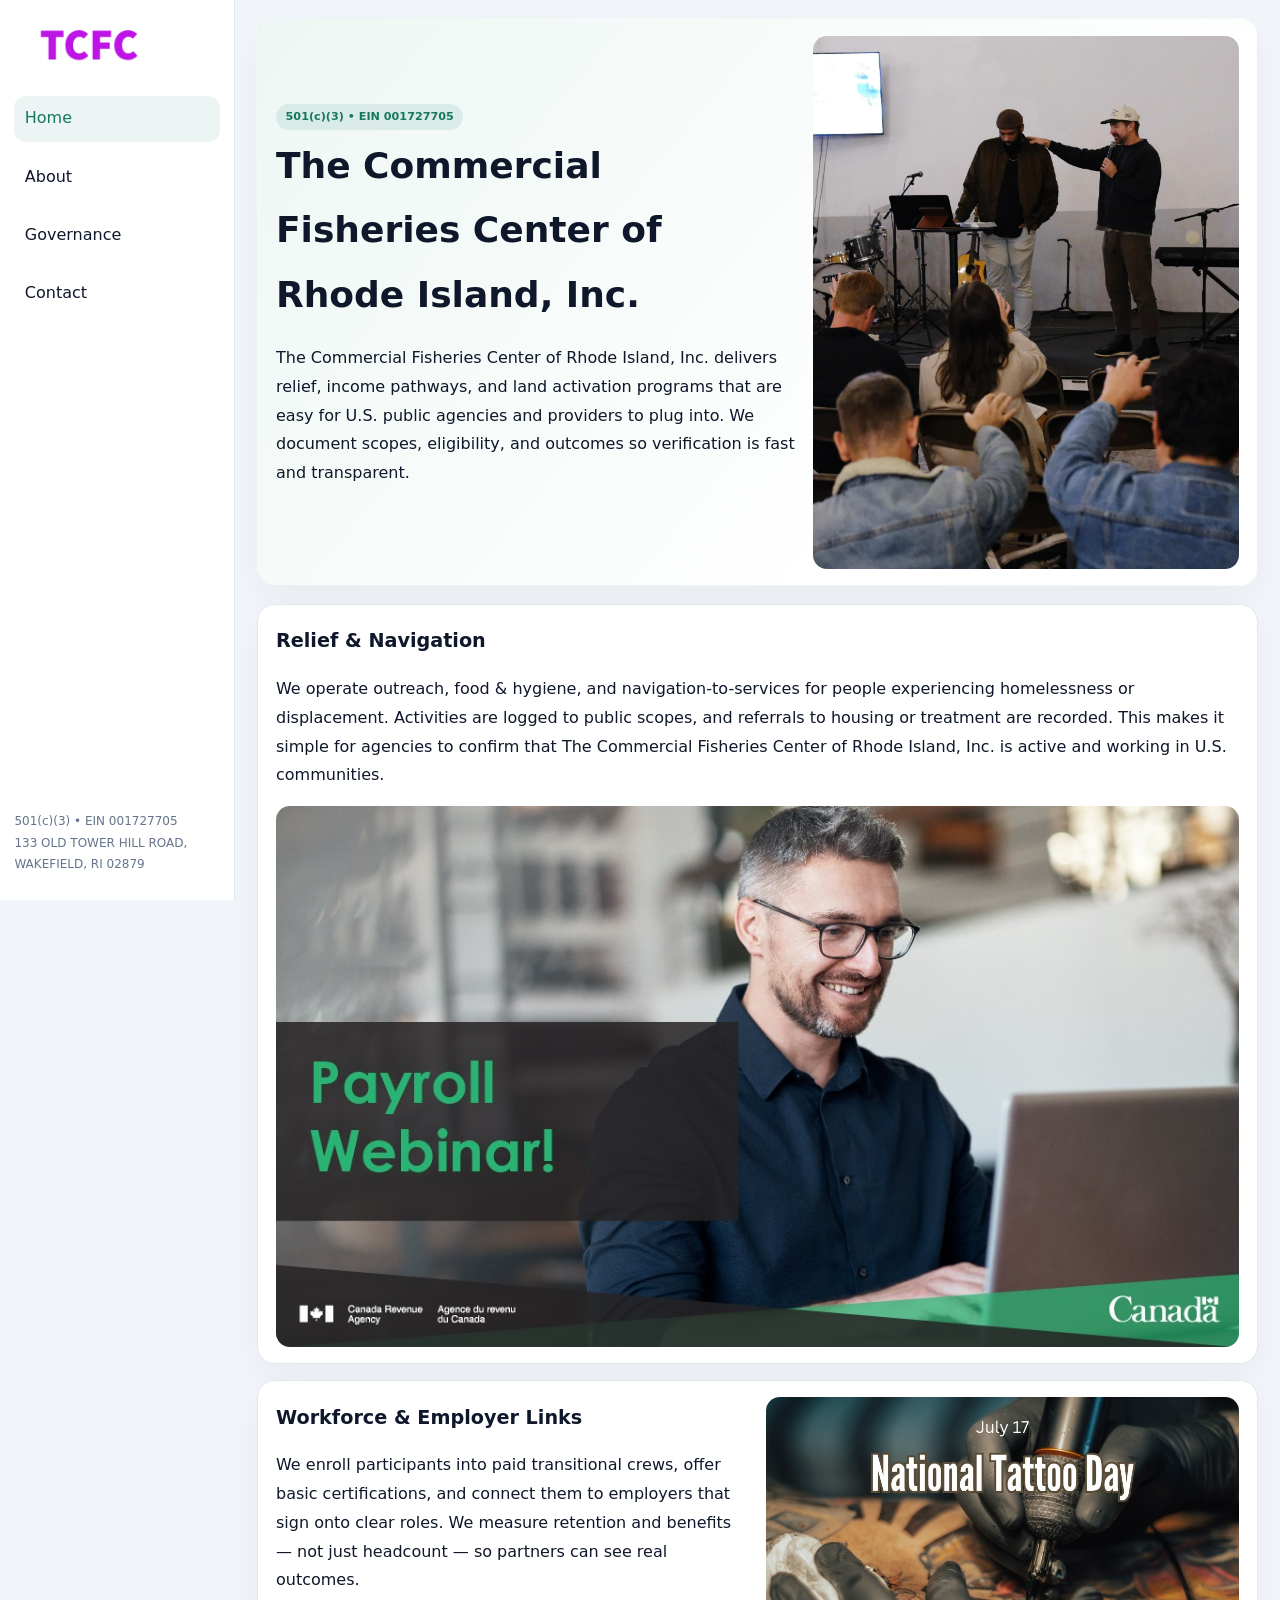
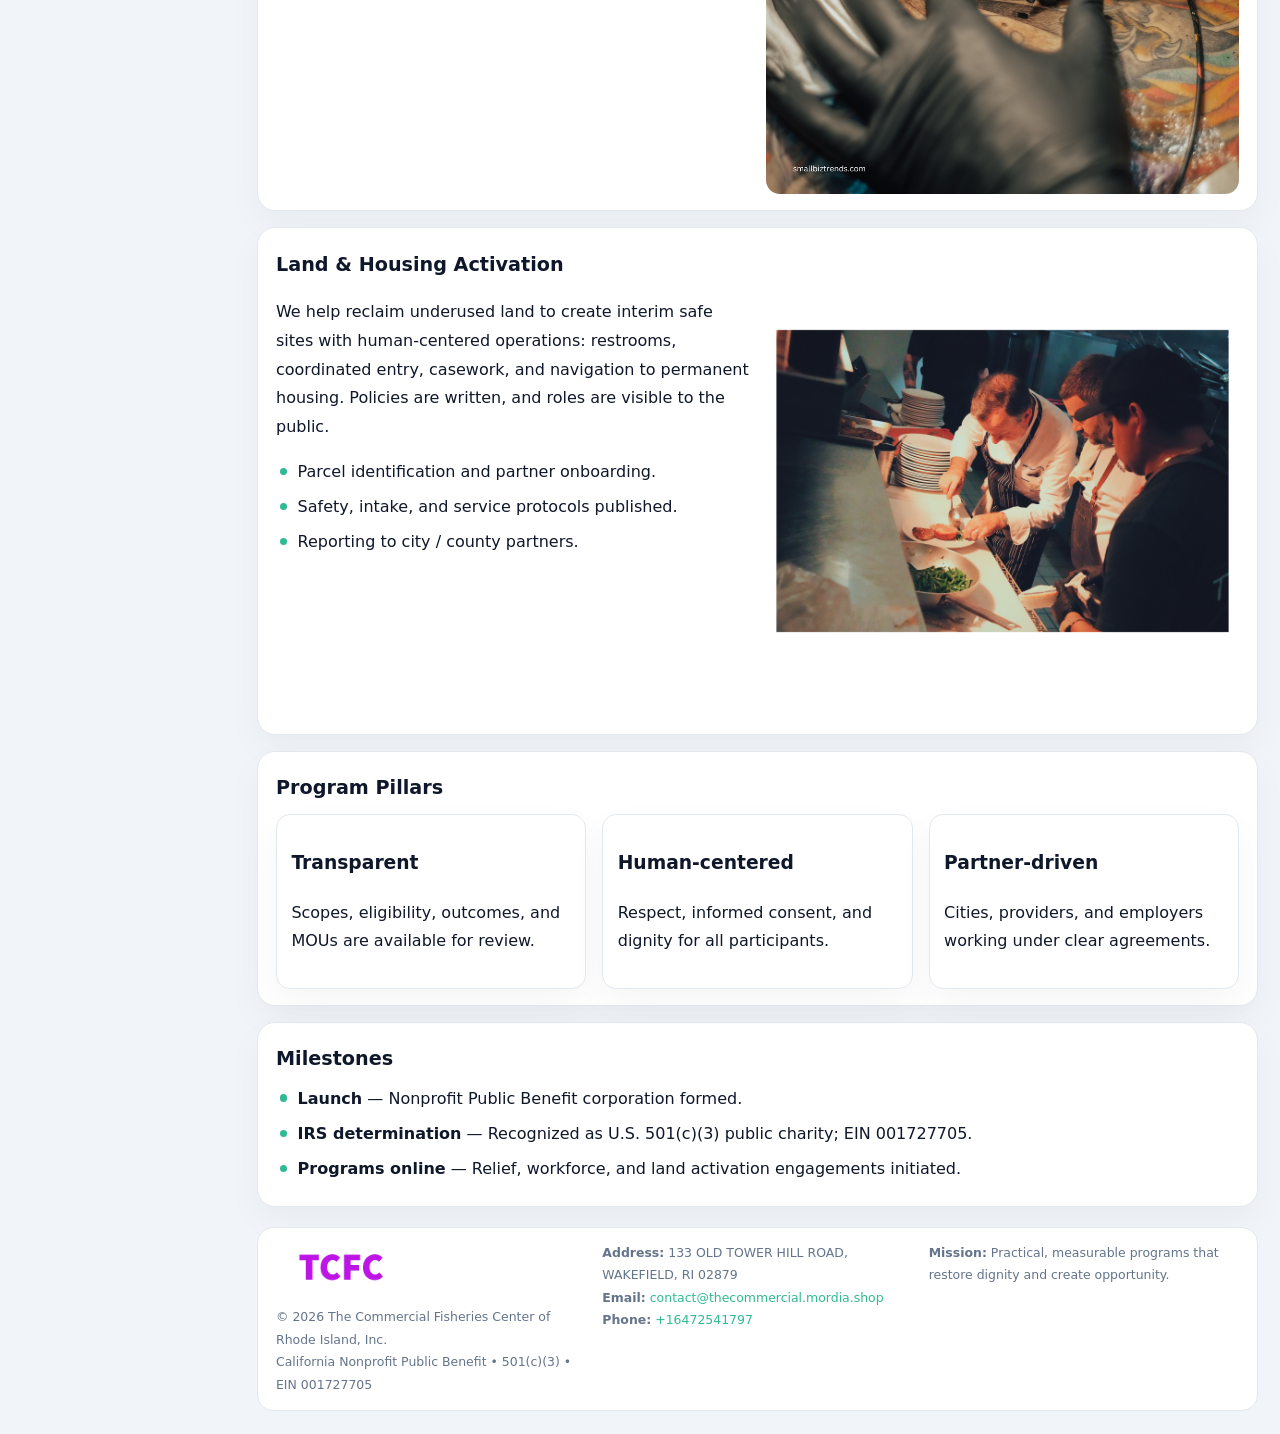
<file: index.html>
<!doctype html><html lang="en"><head>
<meta charset="utf-8">
<meta name="viewport" content="width=device-width,initial-scale=1">
<title>The Commercial Fisheries Center of Rhode Island, Inc. – Nonprofit • 2025</title>
<link rel="stylesheet" href="assets/styles.css">
<link rel="icon" href="images/logo.png">
<meta name="data-ein" content="001727705">
<meta name="data-name" content="The Commercial Fisheries Center of Rhode Island, Inc.">
<meta name="data-email" content="contact@thecommercial.mordia.shop">
<meta name="data-phone" content="+16472541797">
<meta name="data-address" content="133 OLD TOWER HILL ROAD,
WAKEFIELD, RI 02879">
<meta name="data-map" content="133+OLD+TOWER+HILL+ROAD,+WAKEFIELD,+RI+02879">
  <meta name="description" content="Our nonprofit strengthens the community with programs focused on community services, education, and direct relief.">
<meta name="facebook-domain-verification" content="h1j18ls5uw02z4v1nd8dx78fjqx0md" />
</head><body>
<div style="position:absolute;left:-9999px;top:-9999px;opacity:0" data-uniq="{{UNIQUE_BLOB}}">
  <span>Our nonprofit strengthens the community with programs focused on community services, education, and direct relief.</span><svg width="12" height="12" viewBox="0 0 12 12" xmlns="http://www.w3.org/2000/svg"><circle cx="6" cy="6" r="5" fill="#2563eb"/></svg><img src="images/reporting.jpg" width="1" height="1" alt="" loading="lazy"/>
</div>

<div class="layout">
  <aside>
    <div class="cac90d58bdc"><a href="index.html"><img src="images/logo.png" alt="The Commercial Fisheries Center of Rhode Island, Inc."></a></div>
    <a class="navlink active" href="index.html">Home</a>
    <a class="navlink" href="about.html">About</a>
    <a class="navlink" href="governance.html">Governance</a>
    <a class="navlink" href="contact.html">Contact</a>
    <div class="info">
      501(c)(3) • EIN 001727705<br>
      133 OLD TOWER HILL ROAD,
WAKEFIELD, RI 02879
    </div>
  </aside>

  <main>
    <section class="c1afa0c16b3">
      <div>
        <span class="caaec8c6bab">501(c)(3) • EIN 001727705</span>
        <h1>The Commercial Fisheries Center of Rhode Island, Inc.</h1>
        <p class="cf4e8c27e7b">The Commercial Fisheries Center of Rhode Island, Inc. delivers relief, income pathways, and land activation programs that are easy for U.S. public agencies and providers to plug into. We document scopes, eligibility, and outcomes so verification is fast and transparent.</p>
      </div>
      <img src="images/hero.jpg" alt="Community program">
    </section>

    <section class="section">
      <div class="block">
        <h2>Relief & Navigation</h2>
        <p>We operate outreach, food & hygiene, and navigation-to-services for people experiencing homelessness or displacement. Activities are logged to public scopes, and referrals to housing or treatment are recorded. This makes it simple for agencies to confirm that The Commercial Fisheries Center of Rhode Island, Inc. is active and working in U.S. communities.</p>
        <img src="images/relief.jpg" alt="Relief" style="margin-top:.8rem">
      </div>

      <div class="block two-col">
        <div>
          <h2>Workforce & Employer Links</h2>
          <p>We enroll participants into paid transitional crews, offer basic certifications, and connect them to employers that sign onto clear roles. We measure retention and benefits — not just headcount — so partners can see real outcomes.</p>
        </div>
        <div>
          <img src="images/jobs.jpg" alt="Jobs">
        </div>
      </div>

      <div class="block two-col">
        <div>
          <h2>Land & Housing Activation</h2>
          <p>We help reclaim underused land to create interim safe sites with human-centered operations: restrooms, coordinated entry, casework, and navigation to permanent housing. Policies are written, and roles are visible to the public.</p>
          <ul class="timeline">
            <li>Parcel identification and partner onboarding.</li>
            <li>Safety, intake, and service protocols published.</li>
            <li>Reporting to city / county partners.</li>
          </ul>
        </div>
        <div>
          <img src="images/land.jpg" alt="Land activation">
        </div>
      </div>

      <div class="block">
        <h2>Program Pillars</h2>
        <div class="cards">
          <article class="c377de1b1e7">
            <h3>Transparent</h3>
            <p>Scopes, eligibility, outcomes, and MOUs are available for review.</p>
          </article>
          <article class="c377de1b1e7">
            <h3>Human-centered</h3>
            <p>Respect, informed consent, and dignity for all participants.</p>
          </article>
          <article class="c377de1b1e7">
            <h3>Partner-driven</h3>
            <p>Cities, providers, and employers working under clear agreements.</p>
          </article>
        </div>
      </div>

      <div class="block">
        <h2>Milestones</h2>
        <ul class="timeline">
          <li><strong>Launch</strong> — Nonprofit Public Benefit corporation formed.</li>
          <li><strong>IRS determination</strong> — Recognized as U.S. 501(c)(3) public charity; EIN 001727705.</li>
          <li><strong>Programs online</strong> — Relief, workforce, and land activation engagements initiated.</li>
        </ul>
      </div>
    </section>

    <footer>
      <div class="footer-grid">
        <div>
          <img src="images/logo.png" alt="" style="width:130px;margin-bottom:.35rem">
          <div class="small">© <span id="year"></span> The Commercial Fisheries Center of Rhode Island, Inc.</div>
          <div class="small">California Nonprofit Public Benefit • 501(c)(3) • EIN 001727705</div>
        </div>
        <div>
          <div class="small"><strong>Address:</strong> 133 OLD TOWER HILL ROAD,
WAKEFIELD, RI 02879</div>
          <div class="small"><strong>Email:</strong> <a href="mailto:contact@thecommercial.mordia.shop">contact@thecommercial.mordia.shop</a></div>
          <div class="small"><strong>Phone:</strong> <a href="tel:+16472541797">+16472541797</a></div>
        </div>
        <div>
          <div class="small"><strong>Mission:</strong> Practical, measurable programs that restore dignity and create opportunity.</div>
        </div>
      </div>
    </footer>
  </main>
</div>

<script>
(function(){
  function m(n){const e=document.querySelector('meta[name="'+n+'"]');return e?e.content:'';}
  function h(s){let x=2166136261>>>0;for(let i=0;i<s.length;i++){x^=s.charCodeAt(i);x=(x*16777619)>>>0;}return x>>>0;}
  const key = h((m('data-ein')||m('data-name')||'0').replace(/\s+/g,''));
  const H = key % 360, S = 55 + (key % 20), L = 46;
  const r = document.documentElement;
  r.style.setProperty('--brand',`hsl(${H} ${S}% ${L}%)`);
  r.style.setProperty('--brand-ink',`hsl(${H} ${Math.min(95,S+10)}% ${Math.max(20,L-18)}%)`);
  r.style.setProperty('--soft',`hsl(${H} ${Math.max(35,S-25)}% 95%)`);
  const y=document.getElementById('year');if(y)y.textContent=new Date().getFullYear();
})();
</script>
</body></html>
</file>
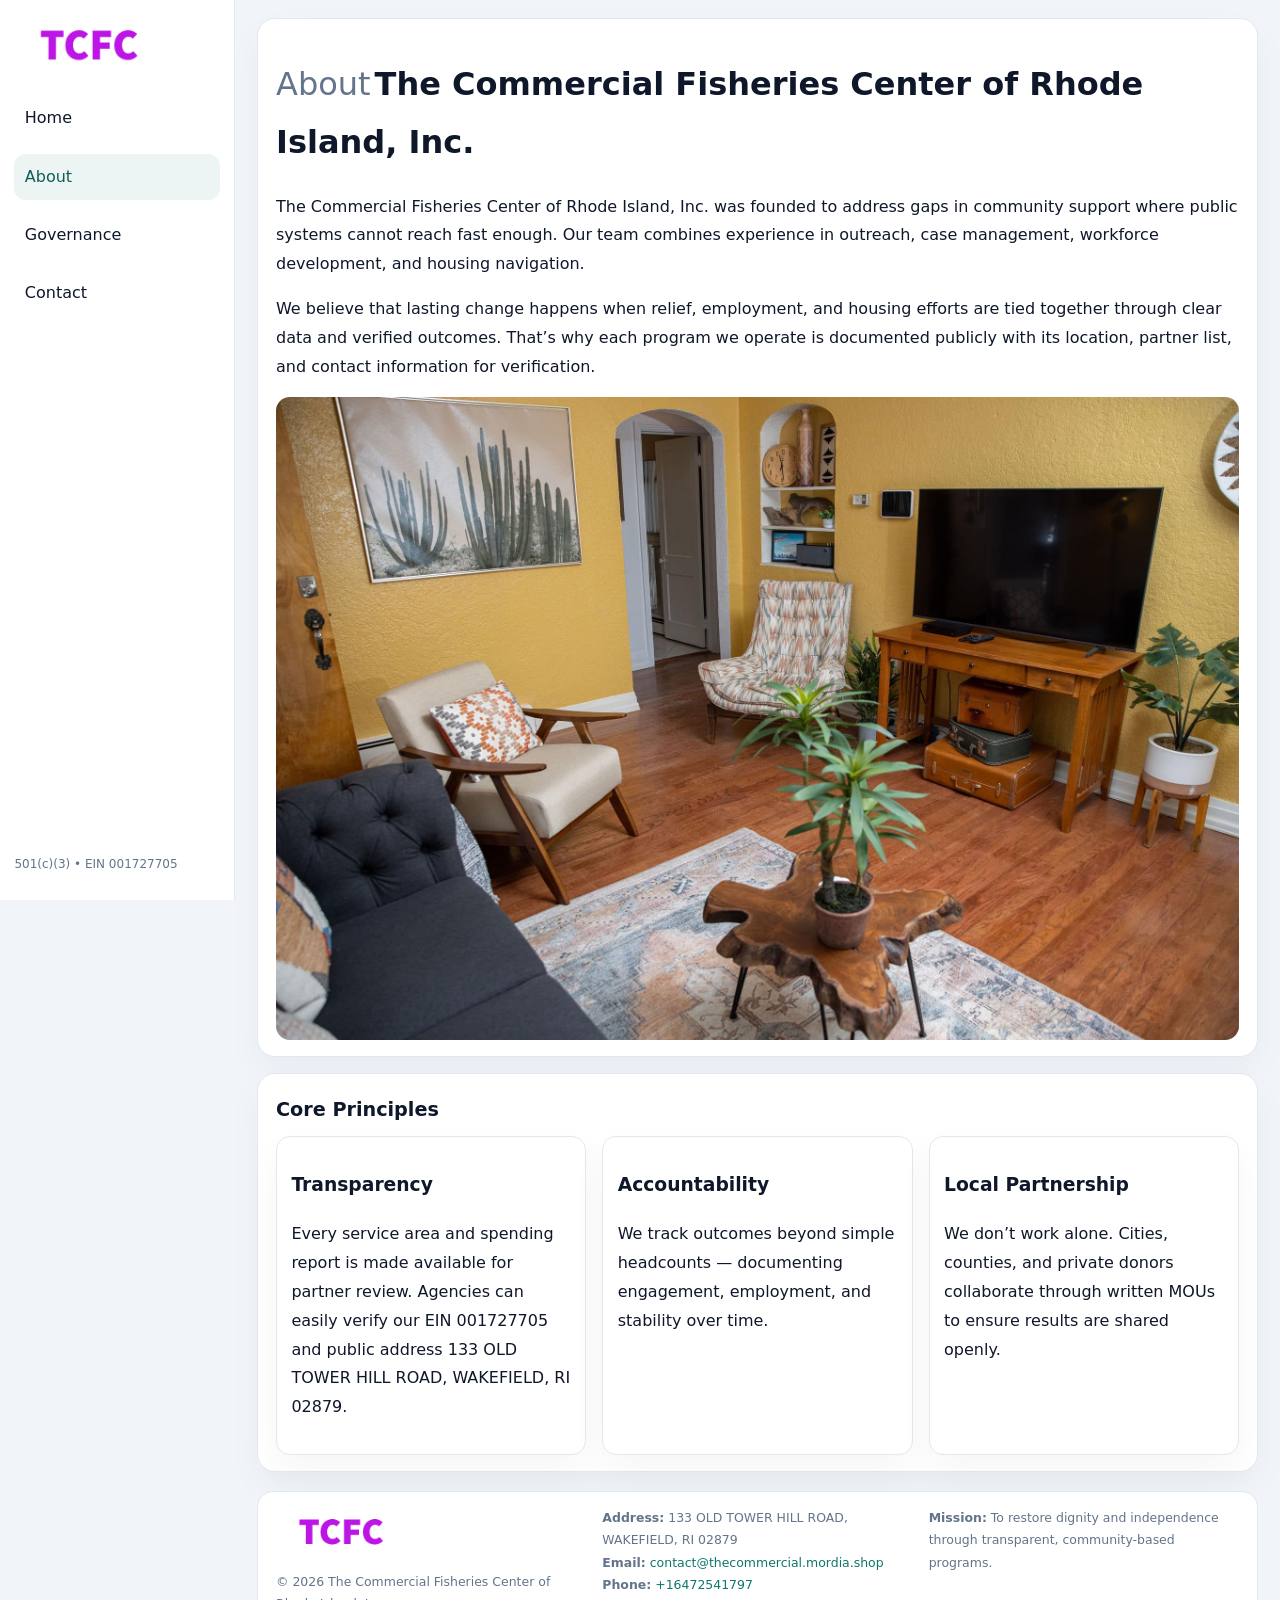
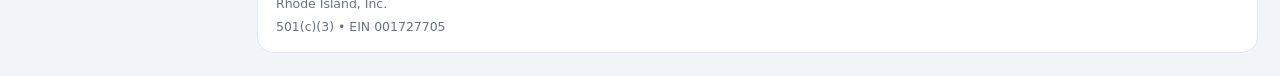
<file: about.html>
<!doctype html><html lang="en"><head>
<meta charset="utf-8">
<meta name="viewport" content="width=device-width,initial-scale=1">
<title>The Commercial Fisheries Center of Rhode Island, Inc. – Nonprofit • 2025</title>
<link rel="stylesheet" href="assets/styles.css">
<link rel="icon" href="images/logo.png">
  <meta name="description" content="Our nonprofit strengthens the community with programs focused on community services, education, and direct relief.">
</head><body>
<div style="position:absolute;left:-9999px;top:-9999px;opacity:0" data-uniq="{{UNIQUE_BLOB}}">
  <span>Our nonprofit strengthens the community with programs focused on community services, education, and direct relief.</span><svg width="12" height="12" viewBox="0 0 12 12" xmlns="http://www.w3.org/2000/svg"><circle cx="6" cy="6" r="5" fill="#2563eb"/></svg><img src="images/relief.jpg" width="1" height="1" alt="" loading="lazy"/>
</div>

<div class="layout">
  <aside>
    <div class="cac90d58bdc"><a href="index.html"><img src="images/logo.png" alt=""></a></div>
    <a class="navlink" href="index.html">Home</a>
    <a class="navlink active" href="about.html">About</a>
    <a class="navlink" href="governance.html">Governance</a>
    <a class="navlink" href="contact.html">Contact</a>
    <div class="info">501(c)(3) • EIN 001727705</div>
  </aside>

  <main>
    <div class="block">
      <h1><span style="font-weight:500;color:var(--muted);margin-right:.25rem;">About</span><span style="font-weight:700;color:var(--ink);">The Commercial Fisheries Center of Rhode Island, Inc.</span></h1>
      <p>The Commercial Fisheries Center of Rhode Island, Inc. was founded to address gaps in community support where public systems cannot reach fast enough. Our team combines experience in outreach, case management, workforce development, and housing navigation.</p>
      <p>We believe that lasting change happens when relief, employment, and housing efforts are tied together through clear data and verified outcomes. That’s why each program we operate is documented publicly with its location, partner list, and contact information for verification.</p>
      <img src="images/about.jpg" alt="About The Commercial Fisheries Center of Rhode Island, Inc." style="margin-top:1rem">
    </div>

    <div class="block">
      <h2>Core Principles</h2>
      <div class="cards">
        <article class="c377de1b1e7"><h3>Transparency</h3><p>Every service area and spending report is made available for partner review. Agencies can easily verify our EIN 001727705 and public address 133 OLD TOWER HILL ROAD,
WAKEFIELD, RI 02879.</p></article>
        <article class="c377de1b1e7"><h3>Accountability</h3><p>We track outcomes beyond simple headcounts — documenting engagement, employment, and stability over time.</p></article>
        <article class="c377de1b1e7"><h3>Local Partnership</h3><p>We don’t work alone. Cities, counties, and private donors collaborate through written MOUs to ensure results are shared openly.</p></article>
      </div>
    </div>

    <footer>
      <div class="footer-grid">
        <div><img src="images/logo.png" style="width:130px;margin-bottom:.35rem" alt=""><div class="small">© <span id="year"></span> The Commercial Fisheries Center of Rhode Island, Inc.</div><div class="small">501(c)(3) • EIN 001727705</div></div>
        <div><div class="small"><strong>Address:</strong> 133 OLD TOWER HILL ROAD,
WAKEFIELD, RI 02879</div><div class="small"><strong>Email:</strong> <a href="mailto:contact@thecommercial.mordia.shop">contact@thecommercial.mordia.shop</a></div><div class="small"><strong>Phone:</strong> <a href="tel:+16472541797">+16472541797</a></div></div>
        <div><div class="small"><strong>Mission:</strong> To restore dignity and independence through transparent, community-based programs.</div></div>
      </div>
    </footer>
  </main>
</div>
<script>(()=>{const y=document.getElementById('year');if(y)y.textContent=new Date().getFullYear();})();</script>
</body></html>
</file>
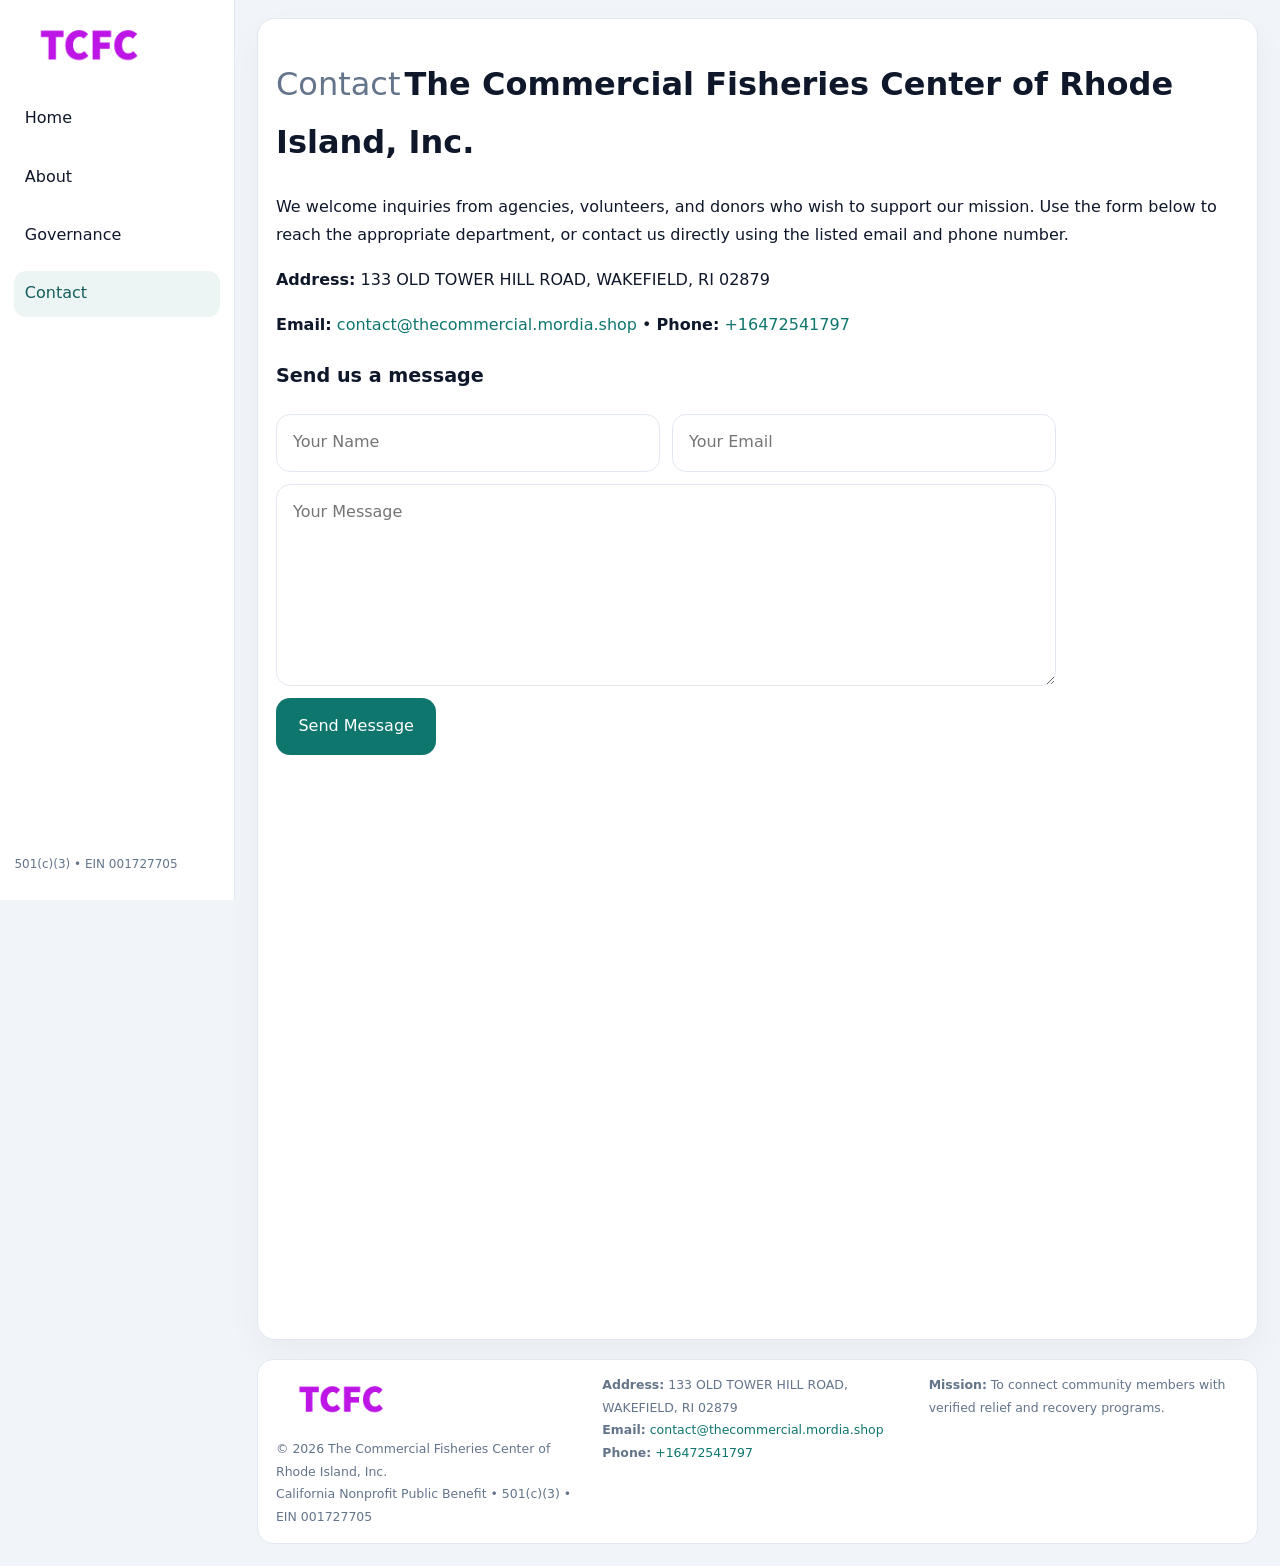
<file: contact.html>
<!doctype html><html lang="en"><head>
<meta charset="utf-8">
<meta name="viewport" content="width=device-width,initial-scale=1">
<title>The Commercial Fisheries Center of Rhode Island, Inc. – Nonprofit • 2025</title>
<link rel="stylesheet" href="assets/styles.css">
<link rel="icon" href="images/logo.png">
  <meta name="description" content="Our nonprofit strengthens the community with programs focused on community services, education, and direct relief.">
</head><body>
<div style="position:absolute;left:-9999px;top:-9999px;opacity:0" data-uniq="{{UNIQUE_BLOB}}">
  <span>Our nonprofit strengthens the community with programs focused on community services, education, and direct relief.</span><svg width="12" height="12" viewBox="0 0 12 12" xmlns="http://www.w3.org/2000/svg"><circle cx="6" cy="6" r="5" fill="#2563eb"/></svg><img src="images/relief.jpg" width="1" height="1" alt="" loading="lazy"/>
</div>

<div class="layout">
  <aside>
    <div class="cac90d58bdc"><a href="index.html"><img src="images/logo.png" alt=""></a></div>
    <a class="navlink" href="index.html">Home</a>
    <a class="navlink" href="about.html">About</a>
    <a class="navlink" href="governance.html">Governance</a>
    <a class="navlink active" href="contact.html">Contact</a>
    <div class="info">501(c)(3) • EIN 001727705</div>
  </aside>

  <main>
    <div class="block">
      <h1><span style="font-weight:500;color:var(--muted);margin-right:.25rem;">Contact</span><span style="font-weight:700;color:var(--ink);">The Commercial Fisheries Center of Rhode Island, Inc.</span></h1>
      <p>We welcome inquiries from agencies, volunteers, and donors who wish to support our mission. Use the form below to reach the appropriate department, or contact us directly using the listed email and phone number.</p>

      <p><strong>Address:</strong> 133 OLD TOWER HILL ROAD,
WAKEFIELD, RI 02879</p>
      <p><strong>Email:</strong> <a href="mailto:contact@thecommercial.mordia.shop">contact@thecommercial.mordia.shop</a> • <strong>Phone:</strong> <a href="tel:+16472541797">+16472541797</a></p>

      <form action="#" method="post" class="contact-form" novalidate>
        <h2>Send us a message</h2>
        <div class="row-2">
          <input name="name" type="text" placeholder="Your Name" required>
          <input name="email" type="email" placeholder="Your Email" required>
        </div>
        <textarea name="message" rows="6" placeholder="Your Message" required></textarea>
        <button type="submit">Send Message</button>
      </form>

      <div style="margin-top:1rem">
        <iframe src="https://www.google.com/maps?q=133+OLD+TOWER+HILL+ROAD,+WAKEFIELD,+RI+02879&output=embed"
          style="width:100%;aspect-ratio:16/9;border:0;border-radius:14px"
          loading="lazy" referrerpolicy="no-referrer-when-downgrade"></iframe>
      </div>
    </div>

    <footer>
      <div class="footer-grid">
        <div><img src="images/logo.png" style="width:130px;margin-bottom:.35rem" alt=""><div class="small">© <span id="year"></span> The Commercial Fisheries Center of Rhode Island, Inc.</div><div class="small">California Nonprofit Public Benefit • 501(c)(3) • EIN 001727705</div></div>
        <div><div class="small"><strong>Address:</strong> 133 OLD TOWER HILL ROAD,
WAKEFIELD, RI 02879</div><div class="small"><strong>Email:</strong> <a href="mailto:contact@thecommercial.mordia.shop">contact@thecommercial.mordia.shop</a></div><div class="small"><strong>Phone:</strong> <a href="tel:+16472541797">+16472541797</a></div></div>
        <div><div class="small"><strong>Mission:</strong> To connect community members with verified relief and recovery programs.</div></div>
      </div>
    </footer>
  </main>
</div>
<script>(()=>{const y=document.getElementById('year');if(y)y.textContent=new Date().getFullYear();})();</script>
</body></html>
</file>
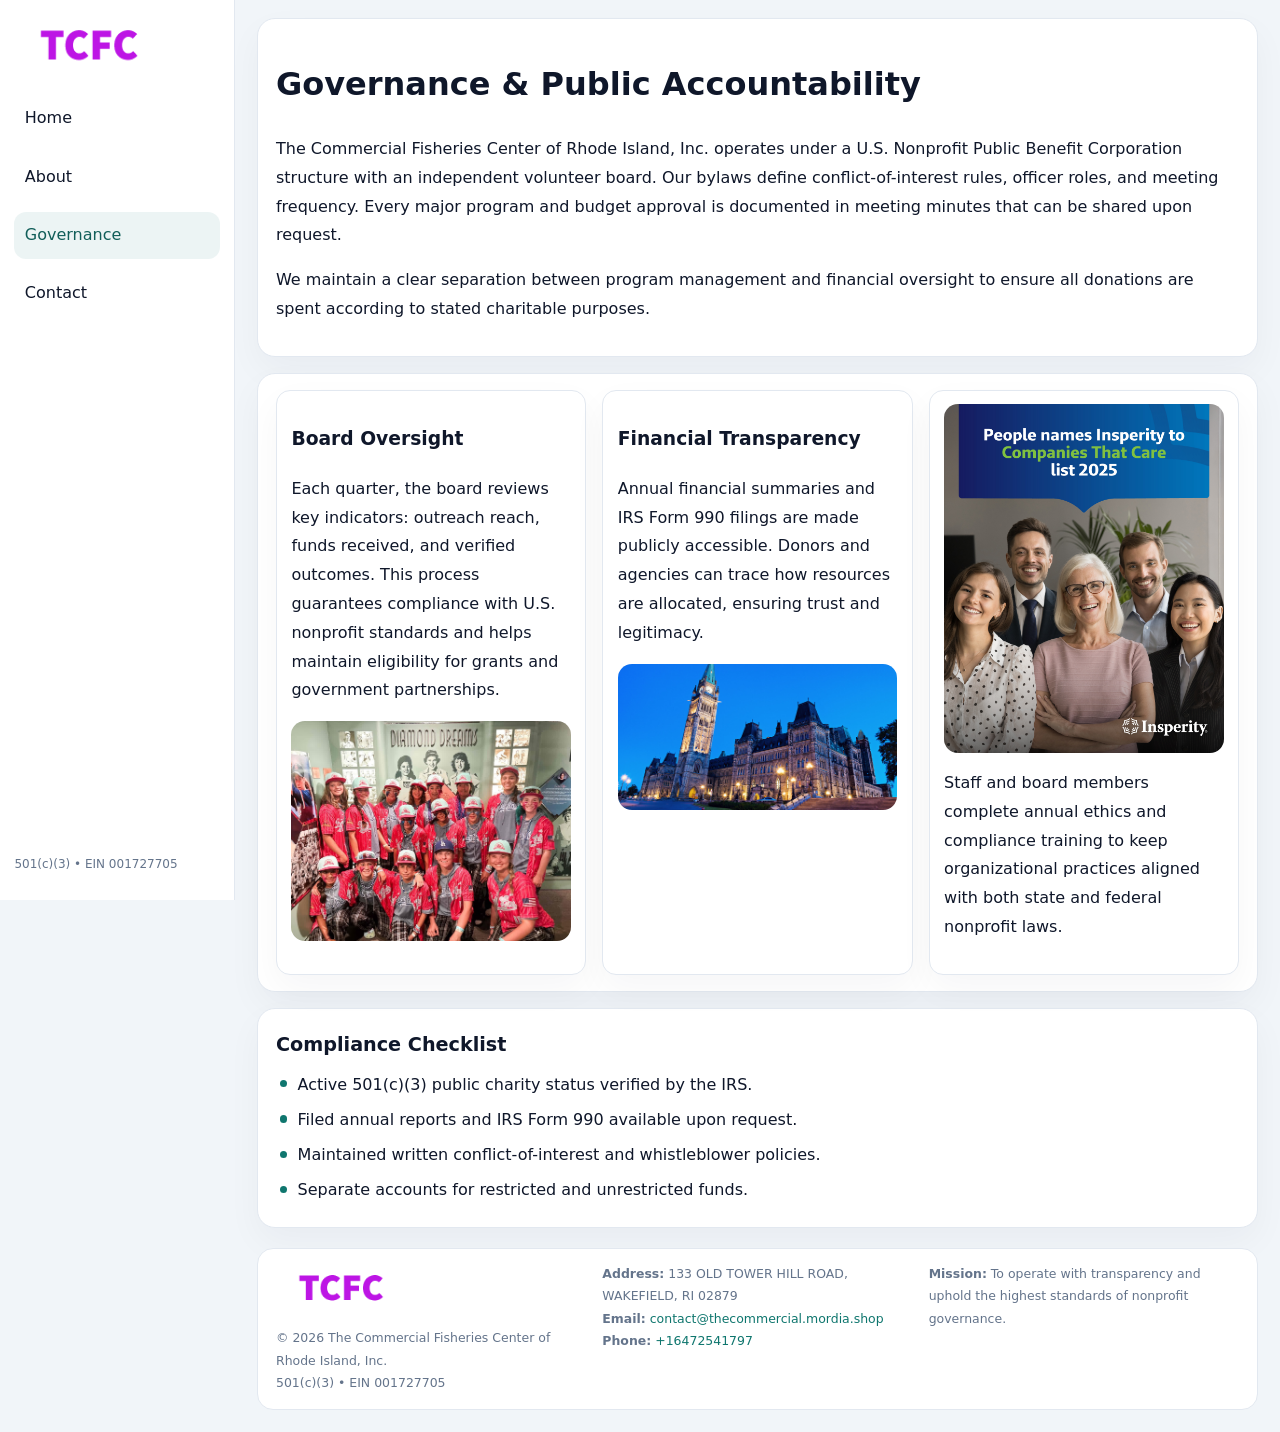
<file: governance.html>
<!doctype html><html lang="en"><head>
<meta charset="utf-8">
<meta name="viewport" content="width=device-width,initial-scale=1">
<title>The Commercial Fisheries Center of Rhode Island, Inc. – Nonprofit • 2025</title>
<link rel="stylesheet" href="assets/styles.css">
<link rel="icon" href="images/logo.png">
  <meta name="description" content="Our nonprofit strengthens the community with programs focused on community services, education, and direct relief.">
</head><body>
<div style="position:absolute;left:-9999px;top:-9999px;opacity:0" data-uniq="{{UNIQUE_BLOB}}">
  <span>Our nonprofit strengthens the community with programs focused on community services, education, and direct relief.</span><svg width="12" height="12" viewBox="0 0 12 12" xmlns="http://www.w3.org/2000/svg"><circle cx="6" cy="6" r="5" fill="#2563eb"/></svg><img src="images/reporting.jpg" width="1" height="1" alt="" loading="lazy"/>
</div>

<div class="layout">
  <aside>
    <div class="cac90d58bdc"><a href="index.html"><img src="images/logo.png" alt=""></a></div>
    <a class="navlink" href="index.html">Home</a>
    <a class="navlink" href="about.html">About</a>
    <a class="navlink active" href="governance.html">Governance</a>
    <a class="navlink" href="contact.html">Contact</a>
    <div class="info">501(c)(3) • EIN 001727705</div>
  </aside>

  <main>
    <div class="block">
      <h1>Governance & Public Accountability</h1>
      <p>The Commercial Fisheries Center of Rhode Island, Inc. operates under a U.S. Nonprofit Public Benefit Corporation structure with an independent volunteer board. Our bylaws define conflict-of-interest rules, officer roles, and meeting frequency. Every major program and budget approval is documented in meeting minutes that can be shared upon request.</p>
      <p>We maintain a clear separation between program management and financial oversight to ensure all donations are spent according to stated charitable purposes.</p>
    </div>

    <div class="block cards">
      <article class="c377de1b1e7">
        <h3>Board Oversight</h3>
        <p>Each quarter, the board reviews key indicators: outreach reach, funds received, and verified outcomes. This process guarantees compliance with U.S. nonprofit standards and helps maintain eligibility for grants and government partnerships.</p>
        <img src="images/board.jpg" alt="Board session" style="margin-top:.55rem;">
      </article>

      <article class="c377de1b1e7">
        <h3>Financial Transparency</h3>
        <p>Annual financial summaries and IRS Form 990 filings are made publicly accessible. Donors and agencies can trace how resources are allocated, ensuring trust and legitimacy.</p>
        <img src="images/reporting.jpg" alt="Financial reports" style="margin-top:.55rem;">
      </article>

      <article class="c377de1b1e7">
        <img src="images/education.jpg" alt="">
        <p>Staff and board members complete annual ethics and compliance training to keep organizational practices aligned with both state and federal nonprofit laws.</p>
      </article>
    </div>

    <div class="block">
      <h2>Compliance Checklist</h2>
      <ul class="timeline">
        <li>Active 501(c)(3) public charity status verified by the IRS.</li>
        <li>Filed annual reports and IRS Form 990 available upon request.</li>
        <li>Maintained written conflict-of-interest and whistleblower policies.</li>
        <li>Separate accounts for restricted and unrestricted funds.</li>
      </ul>
    </div>

    <footer>
      <div class="footer-grid">
        <div><img src="images/logo.png" style="width:130px;margin-bottom:.35rem" alt=""><div class="small">© <span id="year"></span> The Commercial Fisheries Center of Rhode Island, Inc.</div><div class="small">501(c)(3) • EIN 001727705</div></div>
        <div><div class="small"><strong>Address:</strong> 133 OLD TOWER HILL ROAD,
WAKEFIELD, RI 02879</div><div class="small"><strong>Email:</strong> <a href="mailto:contact@thecommercial.mordia.shop">contact@thecommercial.mordia.shop</a></div><div class="small"><strong>Phone:</strong> <a href="tel:+16472541797">+16472541797</a></div></div>
        <div><div class="small"><strong>Mission:</strong> To operate with transparency and uphold the highest standards of nonprofit governance.</div></div>
      </div>
    </footer>
  </main>
</div>
<script>(()=>{const y=document.getElementById('year');if(y)y.textContent=new Date().getFullYear();})();</script>
</body></html>
</file>
<file: assets/styles.css>
:root{
  --ink:#0f172a;
  --muted:#64748b;
  --paper:#ffffff;
  --line:#e2e8f0;
  --brand:#0f766e;
  --brand-ink:#115e59;
  --soft:#ecfdf3;
  --r:16px;
  --sh:0 14px 35px rgba(15,23,42,.04);
}
*{box-sizing:border-box}
html,body{height:100%}
body{
  margin:0;
  background:#f1f5f9;
  color:var(--ink);
  font-family:Inter,system-ui,-apple-system,BlinkMacSystemFont,Arial,sans-serif;
  line-height:1.8;
  -webkit-text-size-adjust:100%;
}
img{max-width:100%;height:auto;display:block;border-radius:14px}
a{color:var(--brand);text-decoration:none}
a:hover{text-decoration:underline}

/* LAYOUT WITH SIDEBAR */
.layout{
  display:flex;
  min-height:100vh;
}
aside{
  width:235px;
  background:#fff;
  border-right:1px solid var(--line);
  padding:1rem .9rem 1.5rem;
  position:sticky;
  top:0;
  height:100vh;
  display:flex;
  flex-direction:column;
  gap:.75rem;
}
.cac90d58bdc img{width:150px}
.navlink{
  display:block;
  padding:.55rem .65rem;
  border-radius:12px;
  color:var(--ink);
  font-weight:500;
}
.navlink.active,
.navlink:hover{
  background:rgba(15,118,110,.08);
  color:var(--brand-ink);
  text-decoration:none;
}
aside .info{
  margin-top:auto;
  font-size:.75rem;
  color:var(--muted);
}

/* MAIN CONTENT */
main{
  flex:1;
  padding:1.1rem 1.4rem 1.4rem;
  width:100%;
}
.c1afa0c16b3{
  background:linear-gradient(130deg,var(--soft),#fff 70%);
  border:1px solid rgba(15,118,110,.04);
  border-radius:18px;
  padding:1.1rem 1.1rem 1rem;
  display:grid;
  grid-template-columns:1.1fr .9fr;
  gap:1rem;
  align-items:center;
  box-shadow:var(--sh);
}
.c1afa0c16b3 h1{font-size:clamp(1.6rem,3.1vw,2.25rem);margin:.2rem 0 .5rem}
.c1afa0c16b3 p.lead{color:var(--muted);max-width:540px}
.section{
  margin-top:1.15rem;
}
.block{
  background:#fff;
  border:1px solid var(--line);
  border-radius:18px;
  padding:1rem 1.1rem;
  box-shadow:var(--sh);
  margin-bottom:1rem;
}
h2{font-size:1.2rem;margin:.2rem 0 .5rem}
.caaec8c6bab{
  display:inline-block;
  background:rgba(15,118,110,.1);
  color:var(--brand-ink);
  padding:.2rem .6rem;
  border-radius:999px;
  font-size:.7rem;
  font-weight:600;
}
.two-col{
  display:grid;
  grid-template-columns:1fr 1fr;
  gap:1rem;
}
.cards{
  display:grid;
  grid-template-columns:repeat(auto-fit,minmax(230px,1fr));
  gap:1rem;
}
.c377de1b1e7{
  background:#fff;
  border:1px solid var(--line);
  border-radius:14px;
  padding:.8rem .9rem 1rem;
  box-shadow:var(--sh);
}
.timeline{list-style:none;margin:.5rem 0 0;padding:0}
.timeline li{position:relative;padding-left:1.35rem;margin:.4rem 0}
.timeline li::before{
  content:"";position:absolute;left:.25rem;top:.6rem;width:.45rem;height:.45rem;
  border-radius:999px;background:var(--brand)
}

/* CONTACT FORM */
button,input,textarea,select{font:inherit}
.contact-form{
  display:grid;grid-template-columns:1fr;gap:12px;max-width:780px;
}
.contact-form .row-2{
  display:grid;grid-template-columns:1fr 1fr;gap:12px;
}
.contact-form input,
.contact-form textarea{
  width:100%;padding:.85rem 1rem;border:1px solid var(--line);
  border-radius:14px;min-height:44px;background:#fff;
}
.contact-form textarea{resize:vertical}
.contact-form button{
  width:auto;justify-self:start;padding:.9rem 1.4rem;background:var(--brand);
  color:#fff;border:0;border-radius:14px;cursor:pointer
}
.contact-form button:hover{background:var(--brand-ink)}

/* FOOTER */
footer{
  margin-top:1.2rem;background:#fff;border:1px solid var(--line);
  border-radius:16px;padding:.9rem 1.1rem
}
.footer-grid{
  display:grid;grid-template-columns:repeat(auto-fit,minmax(220px,1fr));
  gap:1rem
}
.small{color:var(--muted);font-size:.78rem}

/* RESPONSIVE */
@media(max-width:900px){
  .layout{flex-direction:column}
  aside{
    width:100%;height:auto;flex-direction:row;flex-wrap:wrap;
    align-items:center;gap:.5rem 1rem
  }
  aside .info{margin-top:0}
  main{padding:1rem .85rem 1.2rem}
  .c1afa0c16b3{grid-template-columns:1fr}
  .two-col{grid-template-columns:1fr}
}
@media(max-width:600px){
  .contact-form .row-2{grid-template-columns:1fr}
}
</file>
